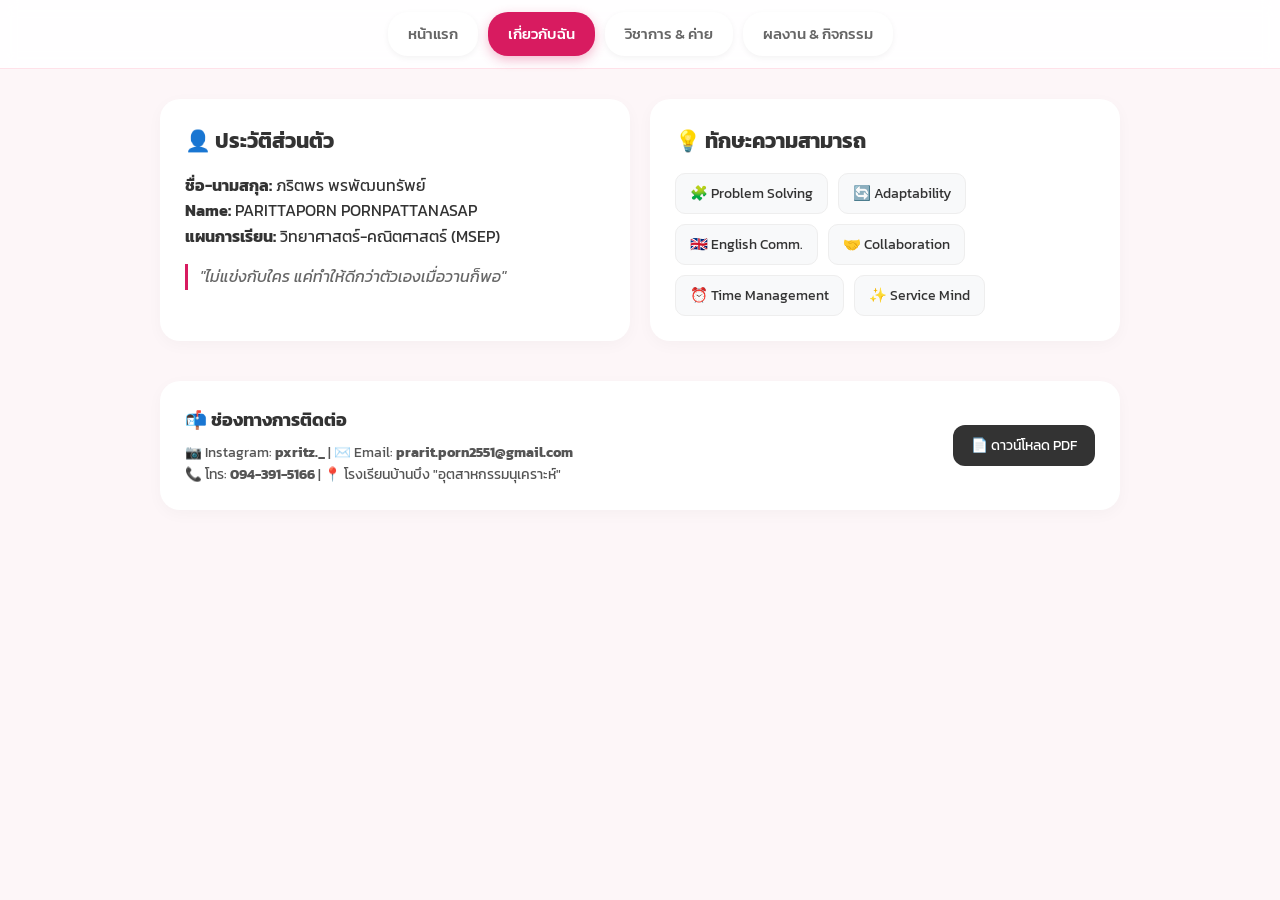
<file: about me.html>
<!DOCTYPE html>
<html lang="th">
<head>
    <meta charset="UTF-8">
    <meta name="viewport" content="width=device-width, initial-scale=1.0">
    <title>เกี่ยวกับฉัน | ภริตพร พรพัฒนทรัพย์</title>
    <link rel="stylesheet" href="style.css">
    <link href="https://fonts.googleapis.com/css2?family=Kanit:wght@300;400;500;600;700&display=swap" rel="stylesheet">
</head>
<body>

    <div class="top-nav-wrapper">
        <div class="tab-nav">
            <a href="index.html" class="tab-btn">หน้าแรก</a>
            <a href="about.html" class="tab-btn active">เกี่ยวกับฉัน</a>
            <a href="academic.html" class="tab-btn">วิชาการ & ค่าย</a>
            <a href="activities.html" class="tab-btn">ผลงาน & กิจกรรม</a>
        </div>
    </div>

    <div class="main-wrapper">
        <div class="two-col-grid">
            <section class="content-card">
                <h2>👤 ประวัติส่วนตัว</h2>
                <div class="info-body">
                    <p><strong>ชื่อ-นามสกุล:</strong> ภริตพร พรพัฒนทรัพย์</p>
                    <p><strong>Name:</strong> PARITTAPORN PORNPATTANASAP</p>
                    <p><strong>แผนการเรียน:</strong> วิทยาศาสตร์-คณิตศาสตร์ (MSEP)</p>
                    <blockquote class="quote">"ไม่แข่งกับใคร แค่ทำให้ดีกว่าตัวเองเมื่อวานก็พอ"</blockquote>
                </div>
            </section>

            <section class="content-card">
                <h2>💡 ทักษะความสามารถ</h2>
                <div class="skill-pills">
                    <span>🧩 Problem Solving</span>
                    <span>🔄 Adaptability</span>
                    <span>🇬🇧 English Comm.</span>
                    <span>🤝 Collaboration</span>
                    <span>⏰ Time Management</span>
                    <span>✨ Service Mind</span>
                </div>
            </section>
        </div>

        <footer class="footer-card">
            <div class="contact-det">
                <h2>📬 ช่องทางการติดต่อ</h2>
                <p>📷 Instagram: <strong>pxritz._</strong> | ✉️ Email: <strong>prarit.porn2551@gmail.com</strong></p>
                <p>📞 โทร: <strong>094-391-5166</strong> | 📍 โรงเรียนบ้านบึง "อุตสาหกรรมนุเคราะห์"</p>
            </div>
            <a href="swu1.1.pdf" target="_blank" class="btn-pdf">📄 ดาวน์โหลด PDF</a>
        </footer>
    </div>

</body>
</html>
</file>
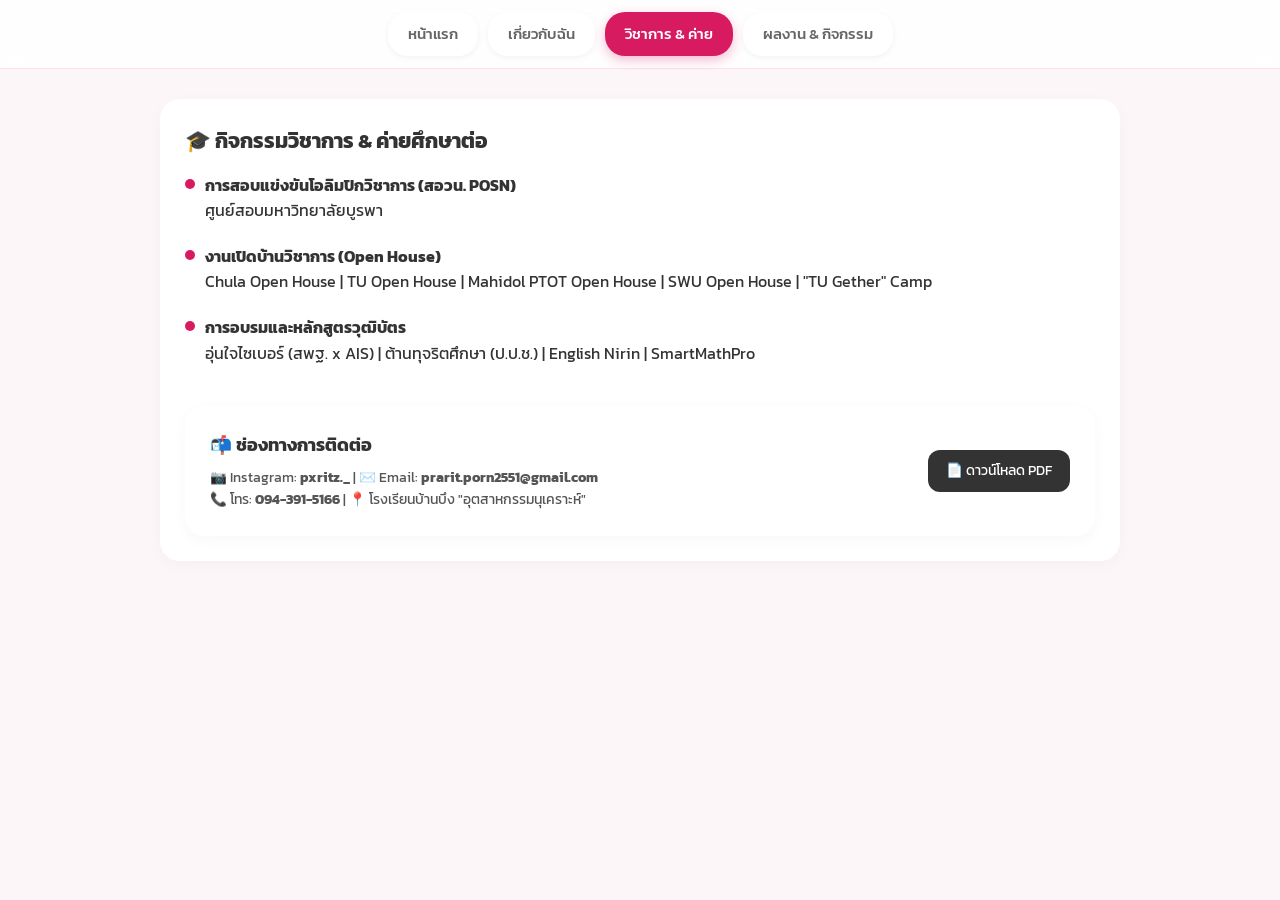
<file: academic.html>
<!DOCTYPE html>
<html lang="th">
<head>
<meta charset="UTF-8">
<meta name="viewport" content="width=device-width, initial-scale=1.0">
<title>วิชาการ & ค่าย | ภริตพร พรพัฒนทรัพย์</title>
<link rel="stylesheet" href="style.css">
<link href="https://fonts.googleapis.com/css2?family=Kanit:wght@300;400;500;600;700&display=swap" rel="stylesheet">
<style>
/* เพิ่มเติม CSS สำหรับจัดเรียงรูปภาพ */
.gallery-grid {
display: grid;
grid-template-columns: repeat(auto-fit, minmax(280px, 1fr));
gap: 20px;
margin-top: 20px;
}
.gallery-item {
background: #f9f9f9;
border-radius: 12px;
overflow: hidden;
box-shadow: 0 4px 6px rgba(0,0,0,0.05);
transition: transform 0.3s ease;
}
.gallery-item:hover {
transform: translateY(-5px);
}
.gallery-item img {
width: 100%;
height: 220px;
object-fit: cover;
display: block;
}
.gallery-caption {
padding: 15px;
text-align: center;
font-size: 0.95rem;
color: #333;
}
</style>
</head>
<body>

<div class="top-nav-wrapper">
<div class="tab-nav">
<a href="index.html" class="tab-btn">หน้าแรก</a>
<a href="about.html" class="tab-btn">เกี่ยวกับฉัน</a>
<a href="academic.html" class="tab-btn active">วิชาการ & ค่าย</a>
<a href="activities.html" class="tab-btn">ผลงาน & กิจกรรม</a>
</div>
</div>

<div class="main-wrapper">
<section class="content-card">
<h2>🎓 กิจกรรมวิชาการ & ค่ายศึกษาต่อ</h2>
<div class="timeline-list">
<div class="tl-item">
<span class="tl-dot"></span>
<div>
<strong>การสอบแข่งขันโอลิมปิกวิชาการ (สอวน. POSN)</strong>
<p>ศูนย์สอบมหาวิทยาลัยบูรพา</p>
</div>
</div>
<div class="tl-item">
<span class="tl-dot"></span>
<div>
<strong>งานเปิดบ้านวิชาการ (Open House)</strong>
<p>Chula Open House | TU Open House | Mahidol PTOT Open House | SWU Open House | "TU Gether" Camp</p>
</div>
</div>
<div class="tl-item">
<span class="tl-dot"></span>
<div>
<strong>การอบรมและหลักสูตรวุฒิบัตร</strong>
<p>อุ่นใจไซเบอร์ (สพฐ. x AIS) | ต้านทุจริตศึกษา (ป.ป.ช.) | English Nirin | SmartMathPro</p>
</div>
</div>
</div>


<footer class="footer-card">
<div class="contact-det">
<h2>📬 ช่องทางการติดต่อ</h2>
<p>📷 Instagram: <strong>pxritz._</strong> | ✉️ Email: <strong>prarit.porn2551@gmail.com</strong></p>
<p>📞 โทร: <strong>094-391-5166</strong> | 📍 โรงเรียนบ้านบึง "อุตสาหกรรมนุเคราะห์"</p>
</div>
<a href="swu1.1.pdf" target="_blank" class="btn-pdf">📄 ดาวน์โหลด PDF</a>
</footer>
</div>

</body>
</html>
</file>
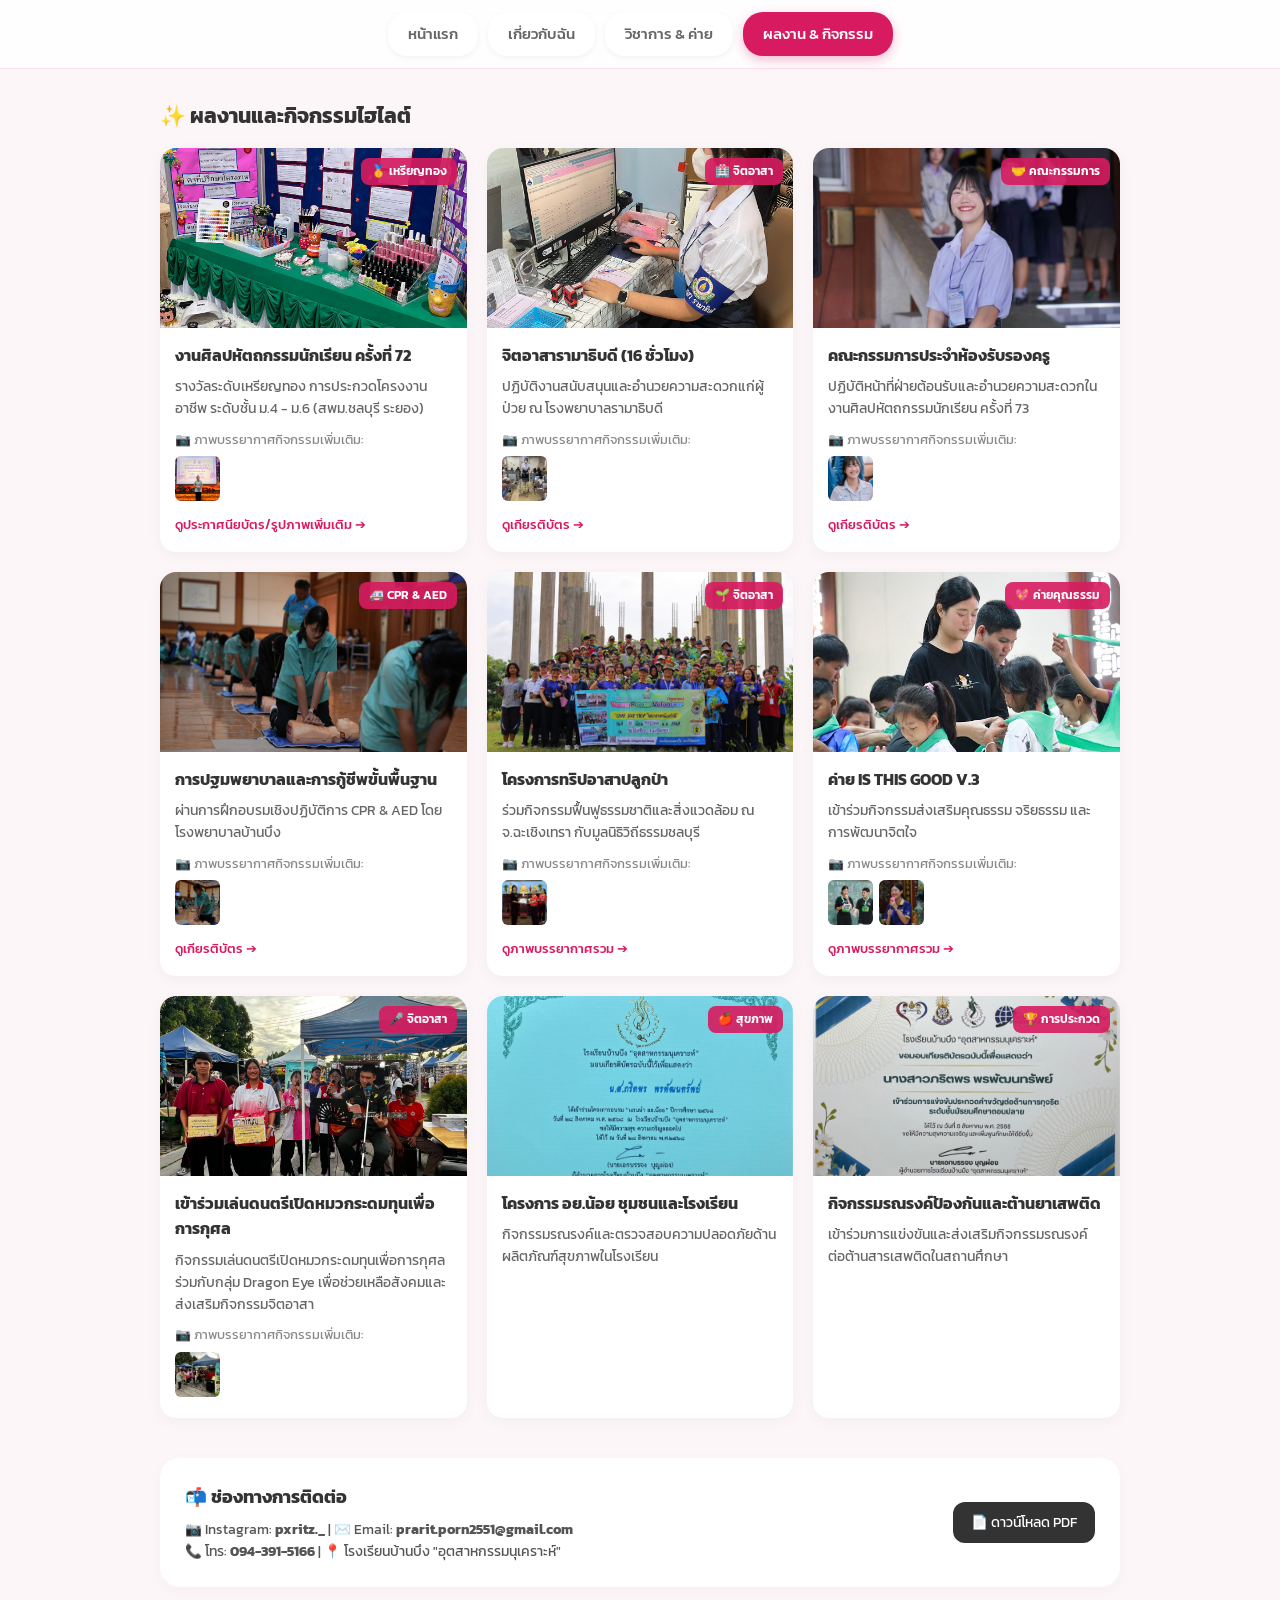
<file: activities.html>
<!DOCTYPE html>
<html lang="th">
<head>
    <meta charset="UTF-8">
    <meta name="viewport" content="width=device-width, initial-scale=1.0">
    <title>ผลงาน & กิจกรรม | ภริตพร พรพัฒนทรัพย์</title>
    <link rel="stylesheet" href="style.css">
    <link href="https://fonts.googleapis.com/css2?family=Kanit:wght@300;400;500;600;700&display=swap" rel="stylesheet">
</head>
<body>

    <div class="top-nav-wrapper">
        <div class="tab-nav">
            <a href="index.html" class="tab-btn">หน้าแรก</a>
            <a href="about.html" class="tab-btn">เกี่ยวกับฉัน</a>
            <a href="academic.html" class="tab-btn">วิชาการ & ค่าย</a>
            <a href="activities.html" class="tab-btn active">ผลงาน & กิจกรรม</a>
        </div>
    </div>

    <div class="main-wrapper">
        <section class="activities-wrapper">
            <h2 class="section-title">✨ ผลงานและกิจกรรมไฮไลต์</h2>
            <div class="activity-grid">

                <!-- 1 -->
                <article class="act-card">
                    <div class="act-img-wrap">
                        <img src="activity-1.jpg" alt="งานศิลปหัตถกรรมนักเรียน">
                        <span class="badge badge-pink">🥇 เหรียญทอง</span>
                    </div>
                    <div class="act-body">
                        <h3>งานศิลปหัตถกรรมนักเรียน ครั้งที่ 72</h3>
                        <p>รางวัลระดับเหรียญทอง การประกวดโครงงานอาชีพ ระดับชั้น ม.4 - ม.6 (สพม.ชลบุรี ระยอง)</p>
                        <div class="act-gallery-title">📷 ภาพบรรยากาศกิจกรรมเพิ่มเติม:</div>
                        <div class="act-sub-images">
                            <img src="activity-2.jpg" alt="บรรยากาศวันแข่งขัน">
                        </div>
                        <a href="contest.jpg" target="_blank" class="btn-link">ดูประกาศนียบัตร/รูปภาพเพิ่มเติม ➔</a>
                    </div>
                </article>

                <!-- 2 -->
                <article class="act-card">
                    <div class="act-img-wrap">
                        <img src="ramavol-1.jpg" alt="จิตอาสารามาธิบดี">
                        <span class="badge badge-pink">🏥 จิตอาสา</span>
                    </div>
                    <div class="act-body">
                        <h3>จิตอาสารามาธิบดี (16 ชั่วโมง)</h3>
                        <p>ปฏิบัติงานสนับสนุนและอำนวยความสะดวกแก่ผู้ป่วย ณ โรงพยาบาลรามาธิบดี</p>
                        <div class="act-gallery-title">📷 ภาพบรรยากาศกิจกรรมเพิ่มเติม:</div>
                        <div class="act-sub-images">
                            <img src="ramavol-2.jpg" alt="จิตอาสารามาธิบดี 2">
                        </div>
                        <a href="cert-ramavolunteer.png" target="_blank" class="btn-link">ดูเกียรติบัตร ➔</a>
                    </div>
                </article>

                <!-- 3 -->
                <article class="act-card">
                    <div class="act-img-wrap">
                        <img src="staff-2.jpg" alt="คณะกรรมการประจำห้องรับรองครู">
                        <span class="badge badge-pink">🤝 คณะกรรมการ</span>
                    </div>
                    <div class="act-body">
                        <h3>คณะกรรมการประจำห้องรับรองครู</h3>
                        <p>ปฏิบัติหน้าที่ฝ่ายต้อนรับและอำนวยความสะดวกในงานศิลปหัตถกรรมนักเรียน ครั้งที่ 73</p>
                        <div class="act-gallery-title">📷 ภาพบรรยากาศกิจกรรมเพิ่มเติม:</div>
                        <div class="act-sub-images">
                            <img src="staff-1.jpg" alt="บรรยากาศการทำงานสตาฟ 1">
                        </div>
                        <a href="cert-staff.jpg" target="_blank" class="btn-link">ดูเกียรติบัตร ➔</a>
                    </div>
                </article>

                <!-- 4 -->
                <article class="act-card">
                    <div class="act-img-wrap">
                        <img src="cpr-1.jpg" alt="การอบรม CPR & AED">
                        <span class="badge badge-pink">🚑 CPR & AED</span>
                    </div>
                    <div class="act-body">
                        <h3>การปฐมพยาบาลและการกู้ชีพขั้นพื้นฐาน</h3>
                        <p>ผ่านการฝึกอบรมเชิงปฏิบัติการ CPR & AED โดยโรงพยาบาลบ้านบึง</p>
                        <div class="act-gallery-title">📷 ภาพบรรยากาศกิจกรรมเพิ่มเติม:</div>
                        <div class="act-sub-images">
                            <img src="cpr-2.jpg" alt="ฝึกกู้ชีพ CPR 2">
                        </div>
                        <a href="cert-cpr.jpg" target="_blank" class="btn-link">ดูเกียรติบัตร ➔</a>
                    </div>
                </article>

                <!-- 5 -->
                <article class="act-card">
                    <div class="act-img-wrap">
                        <img src="ปลูกป่า2.jpg" alt="โครงการทริปอาสาปลูกป่า">
                        <span class="badge badge-pink">🌱 จิตอาสา</span>
                    </div>
                    <div class="act-body">
                        <h3>โครงการทริปอาสาปลูกป่า</h3>
                        <p>ร่วมกิจกรรมฟื้นฟูธรรมชาติและสิ่งแวดล้อม ณ จ.ฉะเชิงเทรา กับมูลนิธิวิถีธรรมชลบุรี</p>
                        <div class="act-gallery-title">📷 ภาพบรรยากาศกิจกรรมเพิ่มเติม:</div>
                        <div class="act-sub-images">
                            <img src="ปลูกป่า3.jpg" alt="ปลูกป่า3">
                        </div>
                        <a href="ปลูกป่า.jpg" target="_blank" class="btn-link">ดูภาพบรรยากาศรวม ➔</a>
                    </div>
                </article>

                <!-- 6 -->
                <article class="act-card">
                    <div class="act-img-wrap">
                        <img src="ดูเด็ก1.jpg" alt="ค่าย IS THIS GOOD V.3">
                        <span class="badge badge-pink">💖 ค่ายคุณธรรม</span>
                    </div>
                    <div class="act-body">
                        <h3>ค่าย IS THIS GOOD V.3</h3>
                        <p>เข้าร่วมกิจกรรมส่งเสริมคุณธรรม จริยธรรม และการพัฒนาจิตใจ</p>
                        <div class="act-gallery-title">📷 ภาพบรรยากาศกิจกรรมเพิ่มเติม:</div>
                        <div class="act-sub-images">
                            <img src="ดูเด็ก2.jpg" alt="ดูเด็ก2.jpg">
                            <img src="ดูเด็ก3.jpg" alt="ดูเด็ก2.jpg">
                        </div>
                        <a href="ดูเด็ก.jpg" target="_blank" class="btn-link">ดูภาพบรรยากาศรวม ➔</a>
                    </div>
                </article>

                <!-- 7 -->
                <article class="act-card">
                    <div class="act-img-wrap">
                        <img src="เปิดหมวก.jpg" alt="กิจกรรมเปิดหมวก">
                        <span class="badge badge-pink">🎤 จิตอาสา</span>
                    </div>
                    <div class="act-body">
                        <h3>เข้าร่วมเล่นดนตรีเปิดหมวกระดมทุนเพื่อการกุศล</h3>
                        <p>กิจกรรมเล่นดนตรีเปิดหมวกระดมทุนเพื่อการกุศล ร่วมกับกลุ่ม Dragon Eye เพื่อช่วยเหลือสังคมและส่งเสริมกิจกรรมจิตอาสา</p>
                        <div class="act-gallery-title">📷 ภาพบรรยากาศกิจกรรมเพิ่มเติม:</div>
                        <div class="act-sub-images">
                            <img src="เปิดหมวก1.jpg" alt="เปิดหมวก">
                        </div>
                    </div>
                </article>

                <!-- 8 -->
                <article class="act-card">
                    <div class="act-img-wrap">
                        <img src="ใบ อย.jpg" alt="กิจกรรม อย.น้อย">
                        <span class="badge badge-pink">🍎 สุขภาพ</span>
                    </div>
                    <div class="act-body">
                        <h3>โครงการ อย.น้อย ชุมชนและโรงเรียน</h3>
                        <p>กิจกรรมรณรงค์และตรวจสอบความปลอดภัยด้านผลิตภัณฑ์สุขภาพในโรงเรียน</p>
                    </div>
                </article>

                <!-- 9 -->
                <article class="act-card">
                    <div class="act-img-wrap">
                        <img src="แข่งต้านยา.jpg" alt="การแข่งขันต้านยาเสพติด">
                        <span class="badge badge-pink">🏆 การประกวด</span>
                    </div>
                    <div class="act-body">
                        <h3>กิจกรรมรณรงค์ป้องกันและต้านยาเสพติด</h3>
                        <p>เข้าร่วมการแข่งขันและส่งเสริมกิจกรรมรณรงค์ต่อต้านสารเสพติดในสถานศึกษา</p>
                    </div>
                </article>

            </div>
        </section>

        <footer class="footer-card">
            <div class="contact-det">
                <h2>📬 ช่องทางการติดต่อ</h2>
                <p>📷 Instagram: <strong>pxritz._</strong> | ✉️ Email: <strong>prarit.porn2551@gmail.com</strong></p>
                <p>📞 โทร: <strong>094-391-5166</strong> | 📍 โรงเรียนบ้านบึง "อุตสาหกรรมนุเคราะห์"</p>
            </div>
            <a href="swu1.1.pdf" target="_blank" class="btn-pdf">📄 ดาวน์โหลด PDF</a>
        </footer>
    </div>

</body>
</html>
</file>
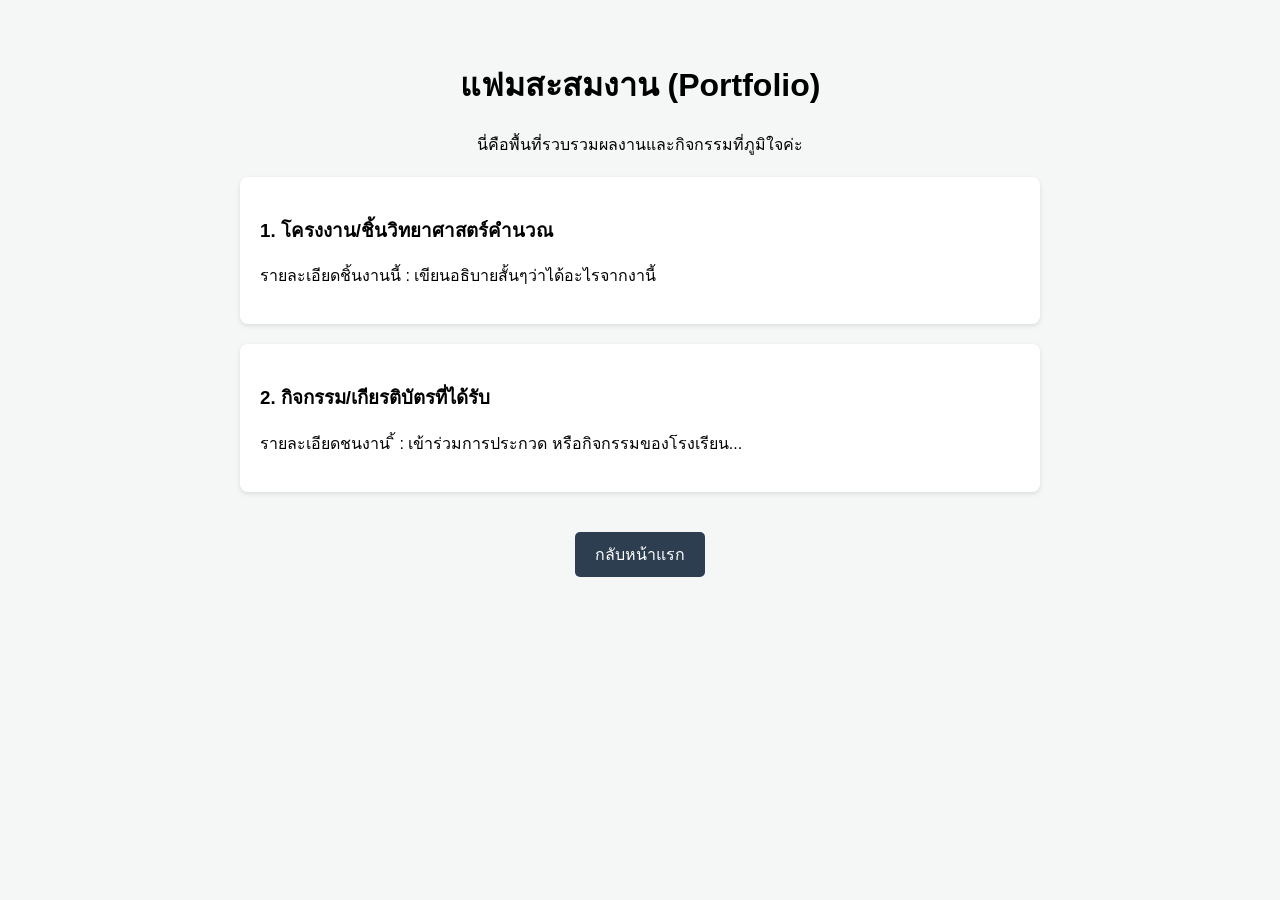
<file: portfolio.html>
<!DOCTYPE html>
<html lang="th">
<head>
<meta charset="UTF-8">
<meta viewport="width=device-width, initial-scale=1.0">
<title>แฟมสะสมงาน (Portfolio) นางสาว ภริตพร พรพัฒนทรัพย์ </title>
<style>
body { font-family: sans-serif; background-color: #f4f7f6; text-align: center;
padding: 30px; }
.container { max-width: 800px; margin: 0 auto; }
.project-card { background: white; padding: 20px; margin: 20px 0; border-radius:
8px; box-shadow: 0 2px 5px rgba(0,0,0,0.1); text-align: left; }
.btn { display: inline-block; background: #2c3e50; color: white; padding: 10px
20px; text-decoration: none; border-radius: 5px; margin-top: 20px; }
</style>
</head>
<body>
<div class="container">
<h1> แฟมสะสมงาน (Portfolio)</h1>
<p>นี่คือพื้นที่รวบรวมผลงานและกิจกรรมที่ภูมิใจค่ะ</p>
<!-- กล่องผลงานชนที่  1 -->
<div class="project-card">
<h3>1. โครงงาน/ชิ้นวิทยาศาสตร์คำนวณ </h3>
<p>รายละเอียดชิ้นงานนี้ : เขียนอธิบายสั้นๆว่าได้อะไรจากงานี้ </p>
</div>
<!-- กล่องผลงานชนที่ ้ิ 2 -->
<div class="project-card">
<h3>2. กิจกรรม/เกียรติบัตรที่ได้รับ</h3>
<p>รายละเอียดชนงาน ิ้ : เข้าร่วมการประกวด หรือกิจกรรมของโรงเรียน...</p>
</div>
<!-- ปุ่มกดกลับหน้าแรก -->
<a href="index.html" class="btn"> กลับหน้าแรก</a>
</div>
</body>
</html>
</file>
<file: style.css>
* {
    box-sizing: border-box;
    margin: 0;
    padding: 0;
    font-family: 'Kanit', sans-serif;
}

body {
    background-color: #fdf6f8;
    color: #333;
    line-height: 1.6;
    position: relative;
    overflow-x: hidden;
}

/* แถบนำทาง */
.top-nav-wrapper {
    position: sticky;
    top: 0;
    z-index: 100;
    background: rgba(255, 255, 255, 0.9);
    backdrop-filter: blur(8px);
    border-bottom: 1px solid #ffe1e9;
    padding: 12px 0;
}

.tab-nav {
    display: flex;
    justify-content: center;
    gap: 10px;
    max-width: 1000px;
    margin: 0 auto;
    padding: 0 15px;
}

.tab-btn {
    border: none;
    background: #fff;
    color: #666;
    padding: 10px 20px;
    border-radius: 20px;
    font-size: 0.95rem;
    font-weight: 500;
    text-decoration: none;
    transition: all 0.3s ease;
    box-shadow: 0 2px 6px rgba(0,0,0,0.05);
}

.tab-btn:hover {
    background: #ffe6ee;
    color: #d81b60;
}

.tab-btn.active {
    background: #d81b60;
    color: #fff;
    box-shadow: 0 4px 12px rgba(216, 27, 96, 0.3);
}

.main-wrapper {
    max-width: 1000px;
    margin: 30px auto;
    padding: 0 20px;
}

/* Hero Section */
.hero-card {
    display: flex;
    align-items: center;
    gap: 30px;
    background: #fff;
    padding: 30px;
    border-radius: 24px;
    box-shadow: 0 8px 24px rgba(0,0,0,0.04);
}

.profile-box {
    position: relative;
}

.profile-img {
    width: 140px;
    height: 140px;
    border-radius: 50%;
    object-fit: cover;
    border: 4px solid #ffe1e9;
}

.status-dot {
    position: absolute;
    bottom: 8px;
    right: 8px;
    width: 16px;
    height: 16px;
    background-color: #4caf50;
    border: 3px solid #fff;
    border-radius: 50%;
}

.sub-heading {
    font-size: 0.85rem;
    color: #d81b60;
    font-weight: 600;
    letter-spacing: 1px;
}

.school-name {
    color: #666;
    margin: 5px 0 15px;
}

.tag-group {
    display: flex;
    flex-wrap: wrap;
    gap: 8px;
}

.tag {
    background: #fff0f5;
    color: #d81b60;
    padding: 4px 12px;
    border-radius: 12px;
    font-size: 0.85rem;
}

/* Stats Section */
.stats-card {
    display: flex;
    justify-content: space-around;
    align-items: center;
    background: #fff;
    margin-top: 20px;
    padding: 20px;
    border-radius: 20px;
    box-shadow: 0 4px 16px rgba(0,0,0,0.03);
    text-align: center;
}

.stat-box .num {
    display: block;
    font-size: 1.8rem;
    font-weight: 700;
    color: #d81b60;
}

.stat-box .label {
    font-size: 0.85rem;
    color: #777;
}

.divider {
    width: 1px;
    height: 40px;
    background: #eee;
}

/* Grid & Cards */
.two-col-grid {
    display: grid;
    grid-template-columns: 1fr 1fr;
    gap: 20px;
}

.content-card {
    background: #fff;
    padding: 25px;
    border-radius: 20px;
    box-shadow: 0 4px 16px rgba(0,0,0,0.03);
}

.content-card h2 {
    font-size: 1.3rem;
    color: #333;
    margin-bottom: 15px;
}

.quote {
    margin-top: 15px;
    padding-left: 12px;
    border-left: 3px solid #d81b60;
    font-style: italic;
    color: #666;
}

.skill-pills {
    display: flex;
    flex-wrap: wrap;
    gap: 10px;
}

.skill-pills span {
    background: #f8f9fa;
    border: 1px solid #eee;
    padding: 8px 14px;
    border-radius: 10px;
    font-size: 0.9rem;
}

/* Timeline */
.timeline-list {
    display: flex;
    flex-direction: column;
    gap: 20px;
    position: relative;
    padding-left: 20px;
}

.tl-item {
    position: relative;
}

.tl-dot {
    position: absolute;
    left: -20px;
    top: 6px;
    width: 10px;
    height: 10px;
    background: #d81b60;
    border-radius: 50%;
}

/* Activity Grid */
.section-title {
    font-size: 1.3rem;
    margin-bottom: 15px;
}

.activity-grid {
    display: grid;
    grid-template-columns: repeat(auto-fill, minmax(280px, 1fr));
    gap: 20px;
}

.act-card {
    background: #fff;
    border-radius: 16px;
    overflow: hidden;
    box-shadow: 0 4px 16px rgba(0,0,0,0.04);
}

.act-img-wrap {
    position: relative;
    height: 180px;
}

.act-img-wrap img {
    width: 100%;
    height: 100%;
    object-fit: cover;
}

.badge {
    position: absolute;
    top: 10px;
    right: 10px;
    padding: 4px 10px;
    border-radius: 8px;
    font-size: 0.75rem;
    font-weight: 600;
}

.badge-pink {
    background: rgba(216, 27, 96, 0.9);
    color: #fff;
}

.act-body {
    padding: 15px;
}

.act-body h3 {
    font-size: 1rem;
    margin-bottom: 8px;
}

.act-body p {
    font-size: 0.85rem;
    color: #666;
}

.act-gallery-title {
    font-size: 0.8rem;
    color: #888;
    margin-top: 10px;
}

.act-sub-images {
    display: flex;
    gap: 6px;
    margin: 6px 0;
}

.act-sub-images img {
    width: 45px;
    height: 45px;
    border-radius: 6px;
    object-fit: cover;
}

.btn-link {
    display: inline-block;
    font-size: 0.8rem;
    color: #d81b60;
    text-decoration: none;
    font-weight: 500;
    margin-top: 8px;
}

/* Footer */
.footer-card {
    margin-top: 40px;
    background: #fff;
    padding: 25px;
    border-radius: 20px;
    display: flex;
    justify-content: space-between;
    align-items: center;
    box-shadow: 0 4px 16px rgba(0,0,0,0.03);
}

.contact-det h2 {
    font-size: 1.1rem;
    margin-bottom: 8px;
}

.contact-det p {
    font-size: 0.85rem;
    color: #555;
}

.btn-pdf {
    background: #333;
    color: #fff;
    text-decoration: none;
    padding: 10px 18px;
    border-radius: 12px;
    font-size: 0.85rem;
}

/* Responsive */
@media (max-width: 768px) {
    .hero-card, .two-col-grid, .footer-card {
        flex-direction: column;
        grid-template-columns: 1fr;
        text-align: center;
    }
    
    .stats-card {
        flex-direction: column;
        gap: 15px;
    }
    
    .divider {
        width: 80%;
        height: 1px;
    }
}
</file>
